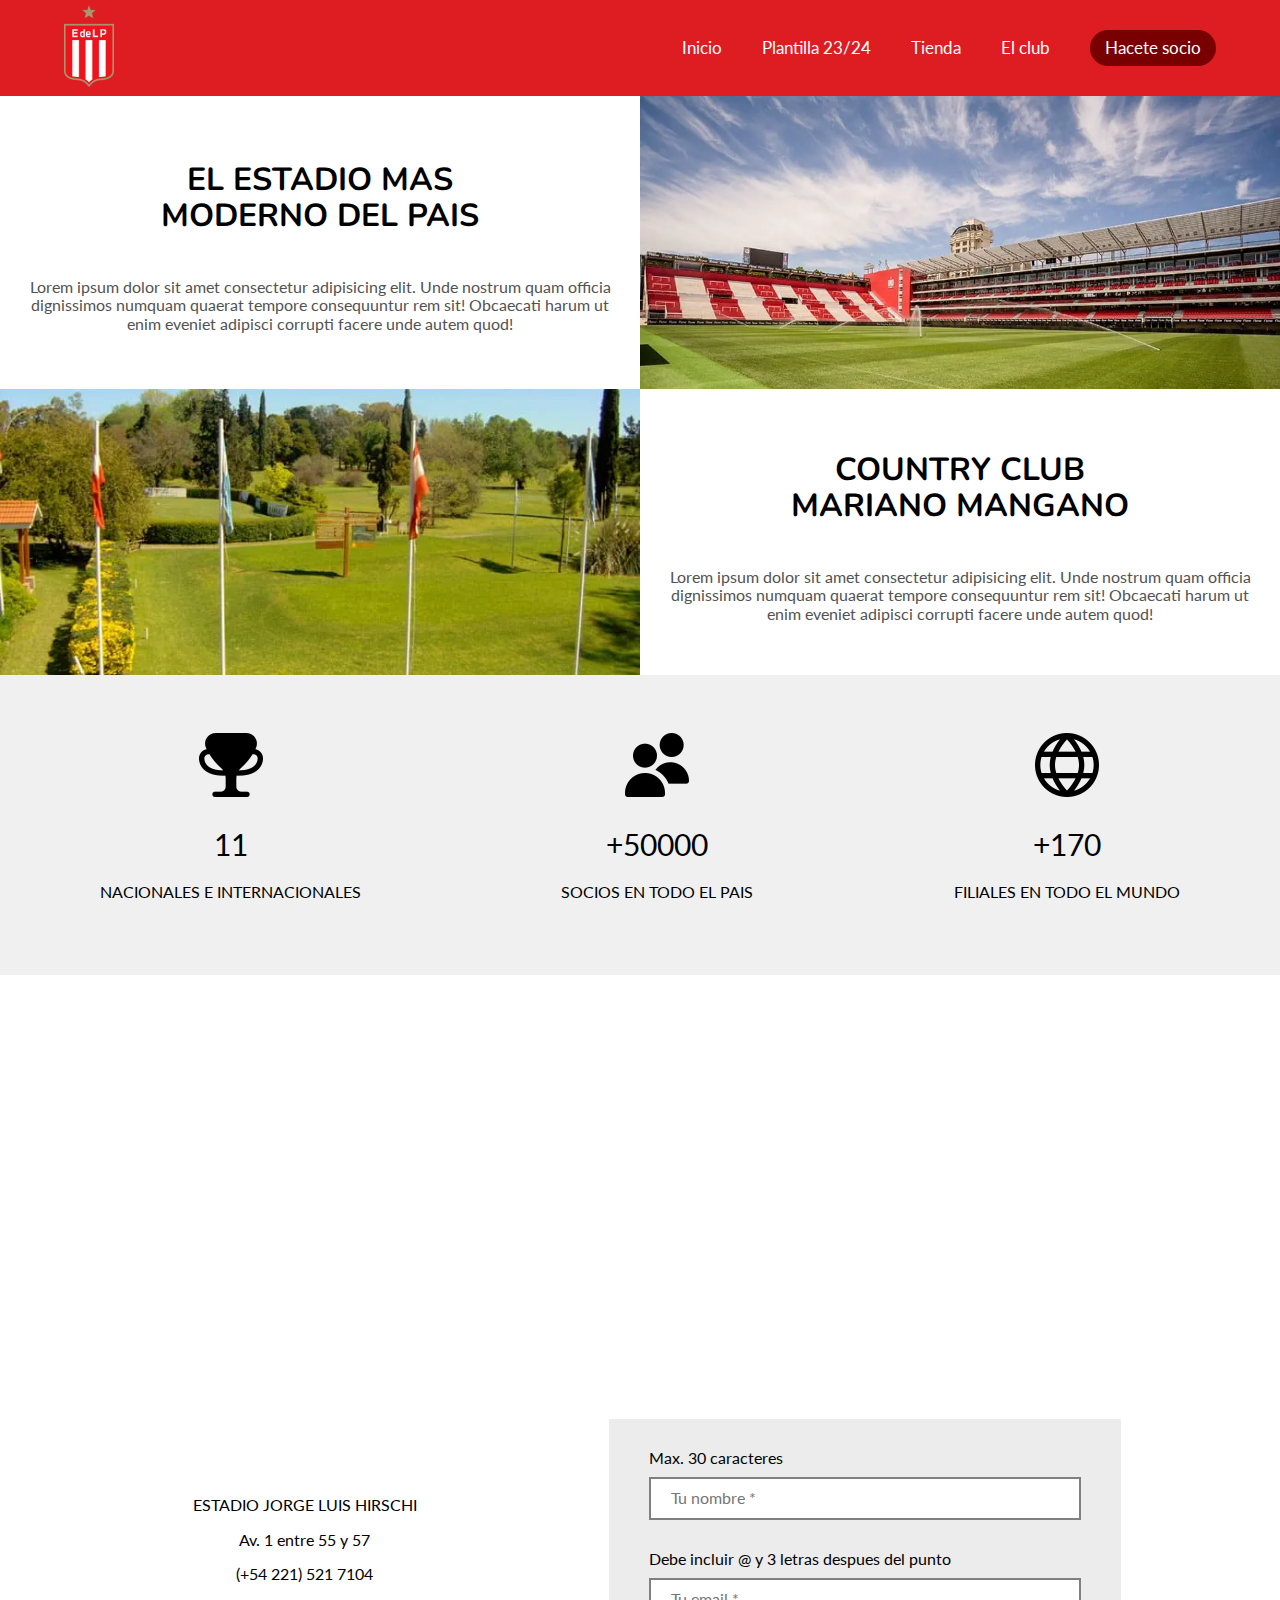
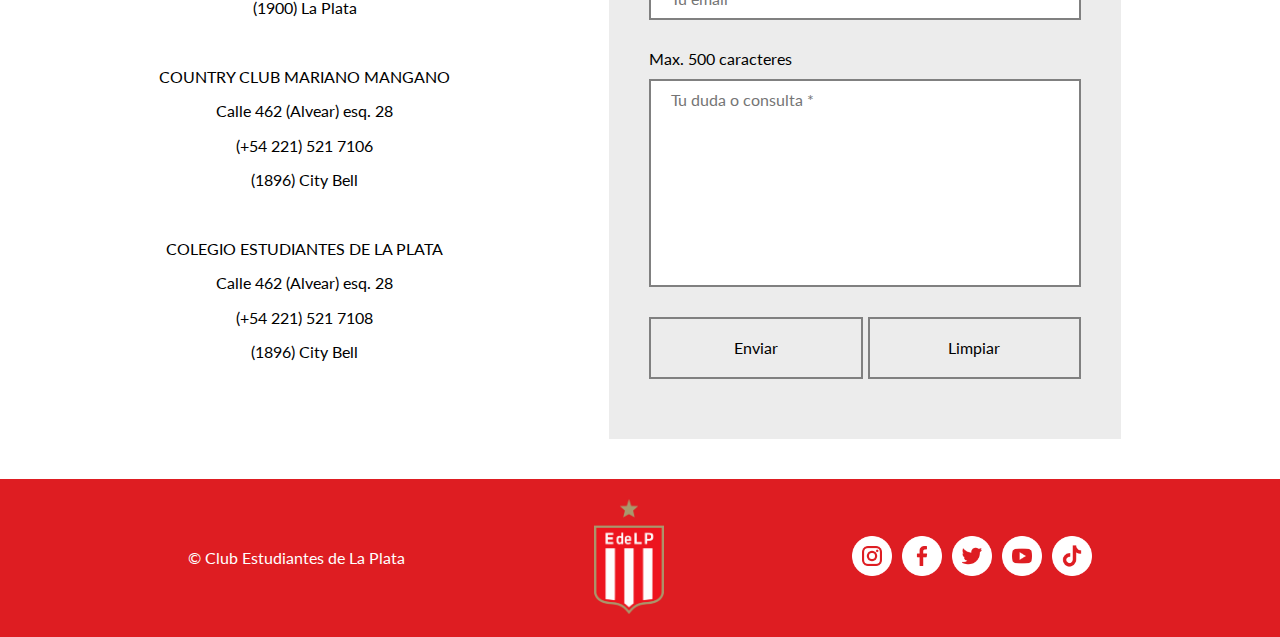
<file: pages/elclub.html>
<!DOCTYPE html>
<html lang="es">
<head>
    <meta charset="UTF-8">
    <meta name="viewport" content="width=device-width, initial-scale=1.0">
    <title>El club | Estudiantes de La Plata</title>
    <meta name="description" content="Informacion oficial del club Estudiantes de La Plata">

    <link rel="shortcut icon" href="../img/favicon.png" type="image/x-icon">
    <link rel="icon" href="../img/favicon.png" type="image/x-icon">
    <link rel="stylesheet" href="../css/normalize.css" type="text/css">
    <link rel="stylesheet" href="../css/elclub.css" type="text/css">
    <link rel="stylesheet" href="../css/responsive.css" type="text/css">
</head>
<body>
    
    <header class="header">
        <div class="logo">
            <img src="../img/logo-edlp.webp" alt="Logo del club." width="50px">
        </div>
        <nav class="navbar">
            <ul class="nav-links">
                <li><a href="../index.html">Inicio</a></li>
                <li><a href="plantilla.html">Plantilla 23/24</a></li>
                <li><a href="tienda.html">Tienda</a></li>
                <li><a href="#">El club</a></li>
                <li><a href="socio.html"><button>Hacete socio</button></a></li>
            </ul>
        </nav>
    </header>

    <main>
        <section id="elclub-section-1">
            <div>
                <h2>EL ESTADIO MAS <br>MODERNO DEL PAIS</h2>
                <p>Lorem ipsum dolor sit amet consectetur adipisicing elit. Unde nostrum quam officia dignissimos numquam quaerat tempore consequuntur rem sit! Obcaecati harum ut enim eveniet adipisci corrupti facere unde autem quod!</p>
            </div>
            <img src="../img/estadio-uno.webp" alt="Estadio Uno" width="50%">
        </section>

        <section id="elclub-section-2">
            <img src="../img/country.webp" alt="Country del club" width="50%">
            <div>
                <h2>COUNTRY CLUB <br>MARIANO MANGANO</h2>
                <p>Lorem ipsum dolor sit amet consectetur adipisicing elit. Unde nostrum quam officia dignissimos numquam quaerat tempore consequuntur rem sit! Obcaecati harum ut enim eveniet adipisci corrupti facere unde autem quod!</p>
            </div>
        </section>

        <section id="elclub-section-3">
            <div class="info-trofeos">
                <img src="../img/trofeo.webp" alt="trofeo icono">
                <p class="info-numeros">11</p>
                <p class="info-palabra">NACIONALES E INTERNACIONALES</p>
            </div>
            <div class="info-socios">
                <img src="../img/usuarios.webp" alt="socio icono">
                <p class="info-numeros">+50000</p>
                <p class="info-palabra">SOCIOS EN TODO EL PAIS</p>
            </div>
            <div class="info-filiales">
                <img src="../img/globo.webp" alt="mundo icono">
                <p class="info-numeros">+170</p>
                <p class="info-palabra">FILIALES EN TODO EL MUNDO</p>
            </div>
        </section>

        <iframe src="https://www.google.com/maps/embed?pb=!1m18!1m12!1m3!1d3271.785309476467!2d-57.94154682475453!3d-34.911836873834986!2m3!1f0!2f0!3f0!3m2!1i1024!2i768!4f13.1!3m3!1m2!1s0x95a2e61621b73869%3A0x32c529fe42daaa5d!2sEstadio%20UNO%20Jorge%20Luis%20Hirschi!5e0!3m2!1ses!2sar!4v1698218275507!5m2!1ses!2sar" width="100%" height="400" style="border:0;" allowfullscreen="" loading="lazy" referrerpolicy="no-referrer-when-downgrade" title="Mapa del estadio Uno"></iframe>

        <section id="elclub-section-5">
            <div class="form-info">
                <p>ESTADIO JORGE LUIS HIRSCHI</p>
                <p>Av. 1 entre 55 y 57</p>
                <p>(+54 221) 521 7104</p>
                <p>(1900) La Plata</p>
                <br>
                <p>COUNTRY CLUB MARIANO MANGANO</p>
                <p>Calle 462 (Alvear) esq. 28</p>
                <p>(+54 221) 521 7106</p>
                <p>(1896) City Bell</p>
                <br>
                <p>COLEGIO ESTUDIANTES DE LA PLATA</p>
                <p>Calle 462 (Alvear) esq. 28</p>
                <p>(+54 221) 521 7108</p>
                <p>(1896) City Bell</p>
            </div>
            <div class="form">
                <form id="formulario" onsubmit="return validar()">
                    <span class="span_nombre">Max. 30 caracteres</span>
                    <input id="form_nombre" type="text" placeholder="Tu nombre *">

                    <span class="span_email">Debe incluir @ y 3 letras despues del punto</span>
                    <input id="form_email" type="text" placeholder="Tu email *">

                    <span class="span_txt">Max. 500 caracteres</span>
                    <textarea id="form_txt" cols="30" rows="10" placeholder="Tu duda o consulta *"></textarea>
                    
                    <div class="btns">
                        <button class="btnEnviar" type="submit">Enviar</button>
                        <button class="btnReset" type="reset">Limpiar</button>
                    </div>
                    
                    <div class="errores">

                    </div>
                </form>
            </div>
        </section>
    </main>

    <footer class="footer">
        <div>
            <p>&copy Club Estudiantes de La Plata</p>
        </div>
        <div>
            <img src="../img/logo-edlp.webp" alt="" width="70px">
        </div>
        <div class="footer-logos">
            <div>
                <a href="https://www.instagram.com/edelpoficial/" target="_blank" rel="noopener noreferrer"><img src="../img/instagram.webp" alt="Instagram" width="40px"></a>
                <a href="https://www.facebook.com/EdelpOficial" target="_blank" rel="noopener noreferrer"><img src="../img/facebook.webp" alt="Facebook" width="40px"></a>
                <a href="https://twitter.com/EdelpOficial" target="_blank" rel="noopener noreferrer"><img src="../img/twitter.webp" alt="Twitter" width="40px"></a>
                <a href="https://www.youtube.com/@EdelpOficial" target="_blank" rel="noopener noreferrer"><img src="../img/youtube.webp" alt="YouTube" width="40px"></a>
                <a href="https://www.tiktok.com/@edelpoficial?lang=es" target="_blank" rel="noopener noreferrer"><img src="../img/tik-tok.webp" alt="TikTok" width="40px"></a>
            </div>
            
        </div>
    </footer>

    <script src="../scripts/validar-form.js"></script>
</body>
</html>
</file>
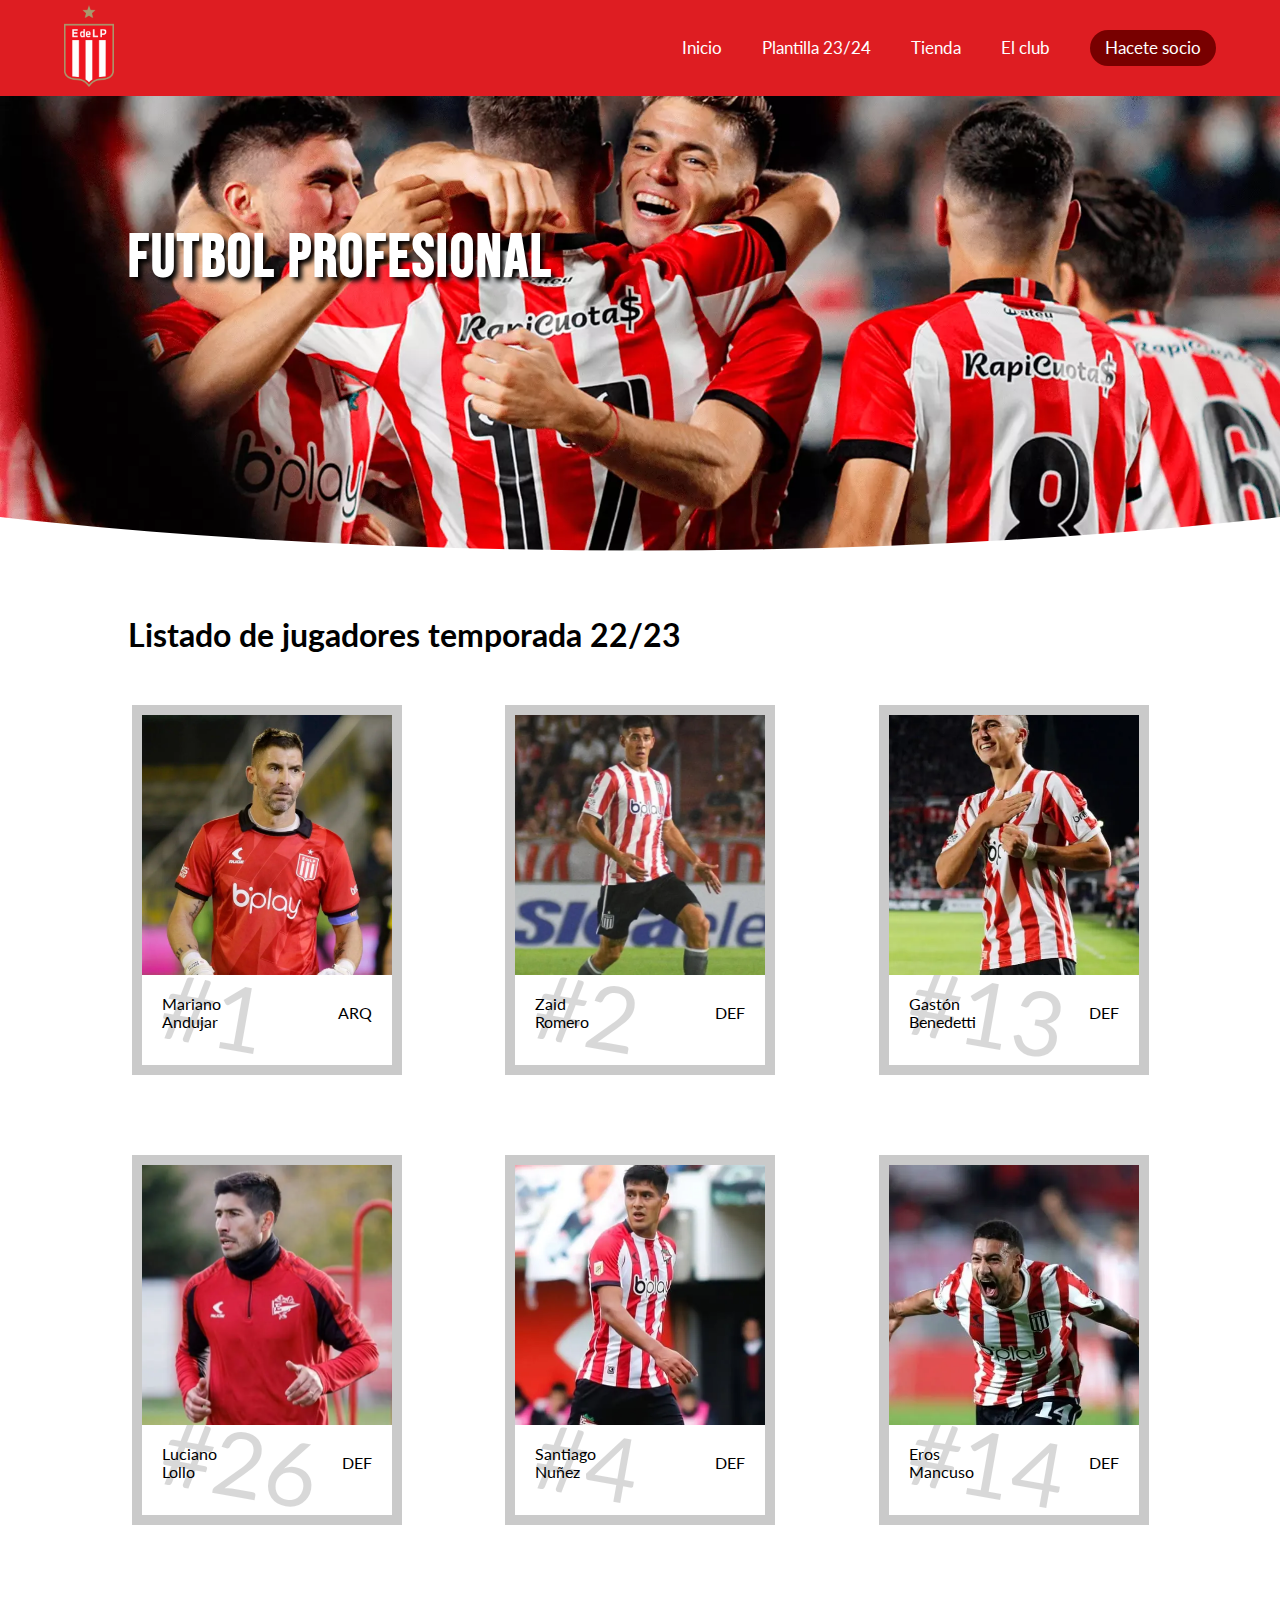
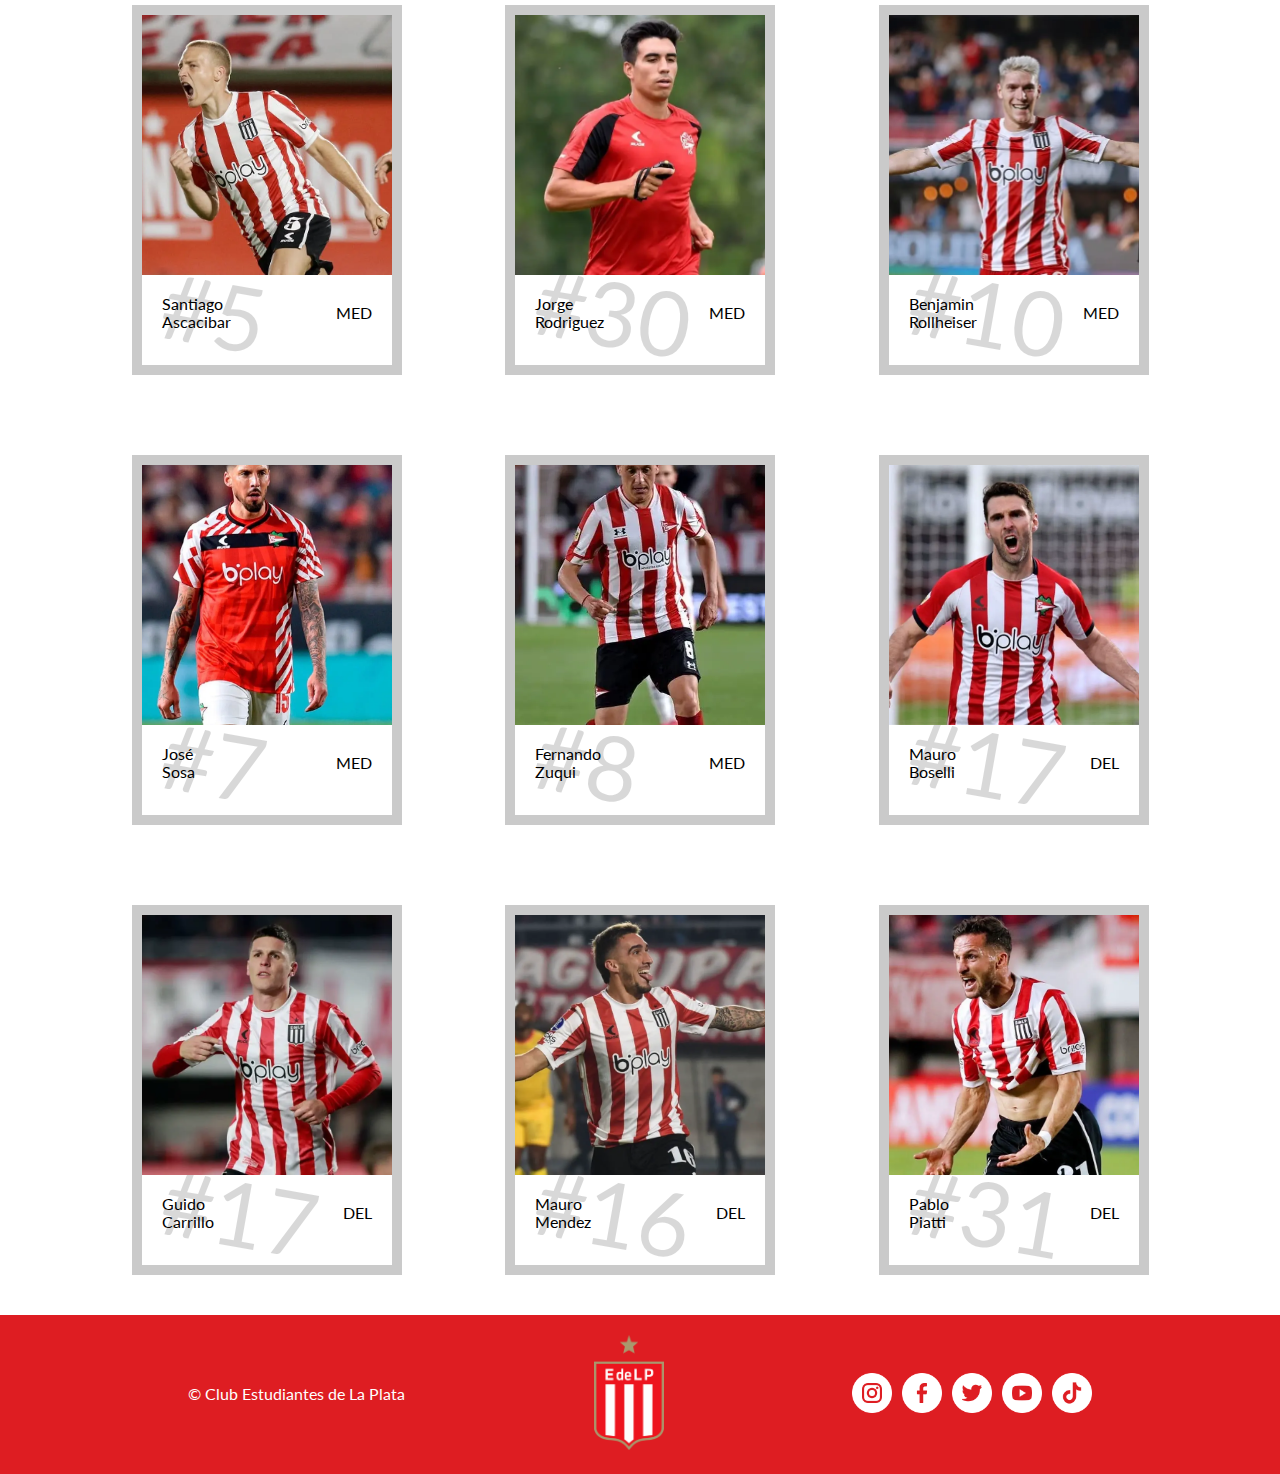
<file: pages/plantilla.html>
<!DOCTYPE html>
<html lang="es">
<head>
    <meta charset="UTF-8">
    <meta name="viewport" content="width=device-width, initial-scale=1.0">
    <title>Plantilla | Estudiantes de La Plata</title>
    <meta name="description" content="Plantilla temporada 23/24 Estudiantes de La Plata">

    <link rel="shortcut icon" href="../img/favicon.png" type="image/x-icon">
    <link rel="icon" href="../img/favicon.png" type="image/x-icon">
    <link rel="stylesheet" href="../css/normalize.css" type="text/css">
    <link rel="stylesheet" href="../css/plantilla.css" type="text/css">
    <link rel="stylesheet" href="../css/responsive.css" type="text/css">
</head>
<body>

    <header class="header">
        <div class="logo">
            <img src="../img/logo-edlp.webp" alt="Logo del club." width="50px">
        </div>
        <nav class="navbar">
            <ul class="nav-links">
                <li><a href="../index.html">Inicio</a></li>
                <li><a href="#">Plantilla 23/24</a></li>
                <li><a href="tienda.html">Tienda</a></li>
                <li><a href="elclub.html">El club</a></li>
                <li><a href="socio.html"><button>Hacete socio</button></a></li>
            </ul>
        </nav>
    </header>

    <main>
        <section id="plantilla-section-1">
            <img class="imagen-equipo" src="../img/equipo-edlp.webp" alt="Equipo actual temporada 22/23" width="100%" height="500px">
            <h1 class="plantilla-s1-titulo">FUTBOL PROFESIONAL</h1>
        </section>

        <section id="plantilla-section-2">
            <h1>Listado de jugadores temporada 22/23</h1>

            <div class="seccion-jugadores">
                <div class="card-jugador">
                    <img src="../img/mariano-andujar.webp" alt="Mariano Andujar" height="260px" width="100%">
                    <div class="descripcion">
                        <span>#1</span>
                        <p>Mariano <br>Andujar</p>
                        <p>ARQ</p>
                    </div>
                </div>

                <div class="card-jugador">
                    <img src="../img/zaid-romero.webp" alt="Zaid Romero" height="260px" width="100%">
                    <div class="descripcion">
                        <span>#2</span>
                        <p>Zaid <br>Romero</p>
                        <p>DEF</p>
                    </div>
                </div>

                <div class="card-jugador">
                    <img src="../img/gaston-benedetti.webp" alt="Gastón Benedetti" height="260px" width="100%">
                    <div class="descripcion">
                        <span>#13</span>
                        <p>Gastón <br>Benedetti</p>
                        <p>DEF</p>
                    </div>
                </div>

                <div class="card-jugador">
                    <img src="../img/luciano-lollo.webp" alt="Luciano Lollo" height="260px" width="100%">
                    <div class="descripcion">
                        <span>#26</span>
                        <p>Luciano <br>Lollo</p>
                        <p>DEF</p>
                    </div>
                </div>

                <div class="card-jugador">
                    <img src="../img/santiago-nuñez.webp" alt="Santiago Nuñez" height="260px" width="100%">
                    <div class="descripcion">
                        <span>#4</span>
                        <p>Santiago <br>Nuñez</p>
                        <p>DEF</p>
                    </div>
                </div>

                <div class="card-jugador">
                    <img src="../img/eros-mancuso.webp" alt="Eros Mancuso" height="260px" width="100%">
                    <div class="descripcion">
                        <span>#14</span>
                        <p>Eros <br>Mancuso</p>
                        <p>DEF</p>
                    </div>
                </div>

                <div class="card-jugador">
                    <img src="../img/santiago-ascacibar.webp" alt="Santiago Ascacibar" height="260px" width="100%">
                    <div class="descripcion">
                        <span>#5</span>
                        <p>Santiago <br>Ascacibar</p>
                        <p>MED</p>
                    </div>
                </div>

                <div class="card-jugador">
                    <img src="../img/jorge-rodriguez.webp" alt="Jorge Rodriguez" height="260px" width="100%">
                    <div class="descripcion">
                        <span>#30</span>
                        <p>Jorge <br>Rodriguez</p>
                        <p>MED</p>
                    </div>
                </div>

                <div class="card-jugador">
                    <img src="../img/benjamin-rollheiser.webp" alt="Benjamin Rollheiser" height="260px" width="100%">
                    <div class="descripcion">
                        <span>#10</span>
                        <p>Benjamin <br>Rollheiser</p>
                        <p>MED</p>
                    </div>
                </div>

                <div class="card-jugador">
                    <img src="../img/jose-sosa.webp" alt="Jose Sosa" height="260px" width="100%">
                    <div class="descripcion">
                        <span>#7</span>
                        <p>José <br>Sosa</p>
                        <p>MED</p>
                    </div>
                </div>

                <div class="card-jugador">
                    <img src="../img/fernando-zuqui.webp" alt="Fernando Zuqui" height="260px" width="100%">
                    <div class="descripcion">
                        <span>#8</span>
                        <p>Fernando <br>Zuqui</p>
                        <p>MED</p>
                    </div>
                </div>

                <div class="card-jugador">
                    <img src="../img/mauro-boselli.webp" alt="Mauro Boselli" height="260px" width="100%">
                    <div class="descripcion">
                        <span>#17</span>
                        <p>Mauro <br>Boselli</p>
                        <p>DEL</p>
                    </div>
                </div>

                <div class="card-jugador">
                    <img src="../img/guido-carrillo.webp" alt="Guido Carrillo" height="260px" width="100%">
                    <div class="descripcion">
                        <span>#17</span>
                        <p>Guido <br>Carrillo</p>
                        <p>DEL</p>
                    </div>
                </div>

                <div class="card-jugador">
                    <img src="../img/mauro-mendez.webp" alt="Mauro Mendez" height="260px" width="100%">
                    <div class="descripcion">
                        <span>#16</span>
                        <p>Mauro <br>Mendez</p>
                        <p>DEL</p>
                    </div>
                </div>

                <div class="card-jugador">
                    <img src="../img/pablo-piatti.webp" alt="Pablo Piatti" height="260px" width="100%">
                    <div class="descripcion">
                        <span>#31</span>
                        <p>Pablo <br>Piatti</p>
                        <p>DEL</p>
                    </div>
                </div>

        </section>
    </main>

    <footer class="footer">
        <div>
            <p>&copy Club Estudiantes de La Plata</p>
        </div>
        <div>
            <img src="../img/logo-edlp.webp" alt="Logo de Estudiantes de La Plata" width="70px">
        </div>
        <div class="footer-logos">
            <div>
                <a href="https://www.instagram.com/edelpoficial/" target="_blank" rel="noopener noreferrer"><img src="../img/instagram.webp" alt="Instagram" width="40px"></a>
                <a href="https://www.facebook.com/EdelpOficial" target="_blank" rel="noopener noreferrer"><img src="../img/facebook.webp" alt="Facebook" width="40px"></a>
                <a href="https://twitter.com/EdelpOficial" target="_blank" rel="noopener noreferrer"><img src="../img/twitter.webp" alt="Twitter" width="40px"></a>
                <a href="https://www.youtube.com/@EdelpOficial" target="_blank" rel="noopener noreferrer"><img src="../img/youtube.webp" alt="YouTube" width="40px"></a>
                <a href="https://www.tiktok.com/@edelpoficial?lang=es" target="_blank" rel="noopener noreferrer"><img src="../img/tik-tok.webp" alt="TikTok" width="40px"></a>
            </div>
            
        </div>
    </footer>
</body>
</html>
</file>
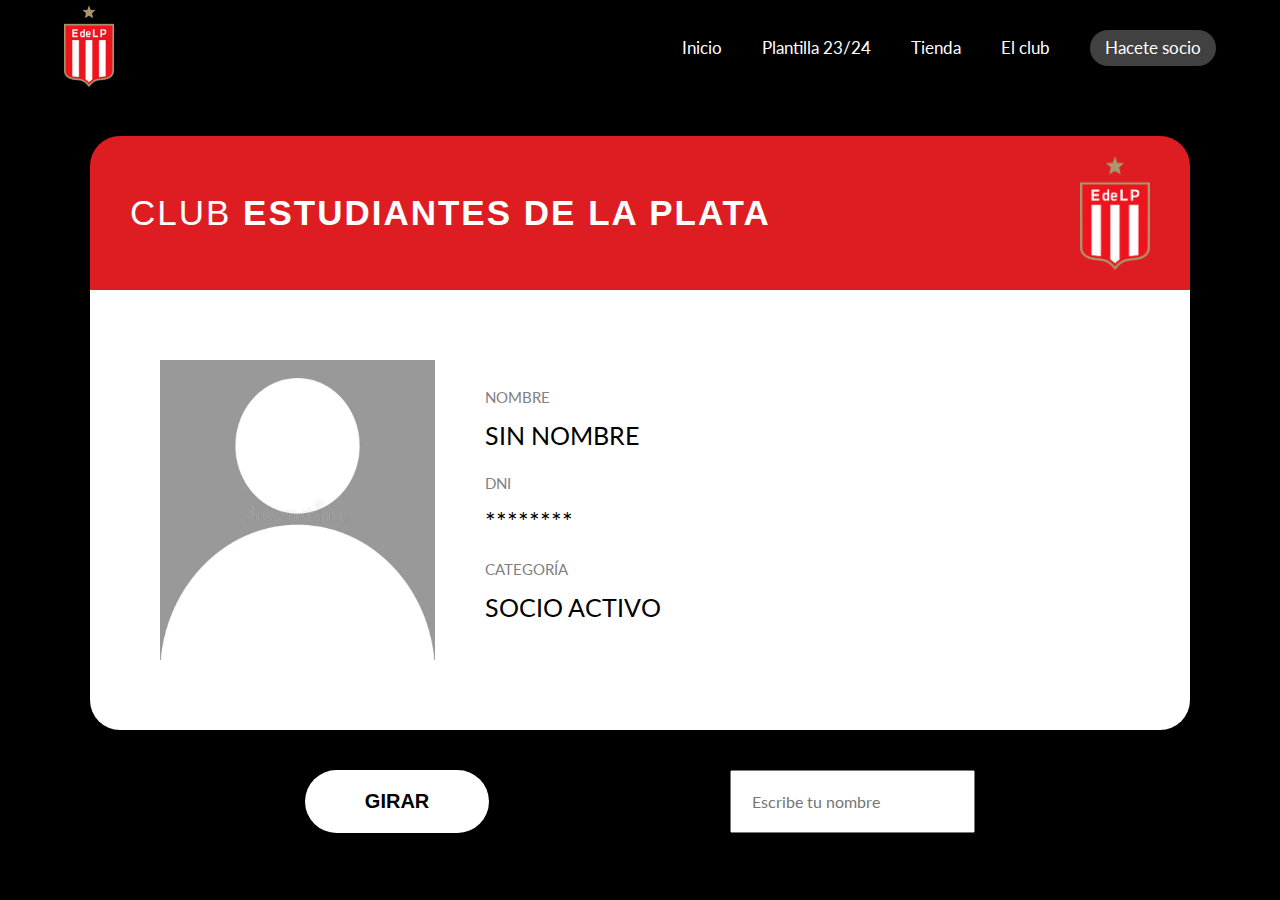
<file: pages/socio.html>
<!DOCTYPE html>
<html lang="es">
<head>
    <meta charset="UTF-8">
    <meta name="viewport" content="width=device-width, initial-scale=1.0">
    <title>Hacete socio | Estudiantes de La Plata</title>
    <meta name="description" content="Pagina oficial de socio de Estudiantes de La Plata">

    <link rel="shortcut icon" href="../img/favicon.png" type="image/x-icon">
    <link rel="icon" href="../img/favicon.png" type="image/x-icon">
    <link rel="stylesheet" href="../css/normalize.css" type="text/css">
    <link rel="stylesheet" href="../css/socio.css" type="text/css">
    <link rel="stylesheet" href="../css/responsive.css" type="text/css">
</head>
<body>
    <header class="header">
        <div class="logo">
            <img src="../img/logo-edlp.webp" alt="Logo de Ruge." width="50px">
        </div>
        <nav class="navbar">
            <ul class="nav-links">
                <li><a href="../index.html">Inicio</a></li>
                <li><a href="plantilla.html">Plantilla 23/24</a></li>
                <li><a href="tienda.html">Tienda</a></li>
                <li><a href="elclub.html">El club</a></li>
                <li><a href="#"><button>Hacete socio</button></a></li>
            </ul>
        </nav>
    </header>
    
    <main>
        <div class="carnet-socio">
            <div class="carnet-arriba">
                <p>CLUB <span>ESTUDIANTES DE LA PLATA</span></p>
                <img src="../img/logo-edlp.webp" alt="Logo Estudiantes" width="70px">
            </div>
            <div class="carnet-abajo">
                <img src="../img/perfil-default.webp" alt="Foto carnet" width="275px" height="300px">
                <div class="info-carnet">
                    <p class="titulo-carnet">NOMBRE</p>
                    <p class="dato-carnet nombre-carnet">SIN NOMBRE</p>
                    <p class="titulo-carnet">DNI</p>
                    <p class="dato-carnet">********</p>
                    <p class="titulo-carnet">CATEGORÍA</p>
                    <p class="dato-carnet">SOCIO ACTIVO</p>
                </div>
            </div>
        </div>
        <div class="carnet-dorso">
            <img src="../img/logo-edlp.webp" alt="Logo Estudiantes" width="100px">
            <p>CARNET DE SOCIO</p>
            <p class="nro-carnet">#54984</p>
        </div>

        <div class="botones">
            <button class="girar">GIRAR</button>
            <input class="escribir-nombre" type="text" placeholder="Escribe tu nombre" maxlength="30">
        </div>
    </main>

    <script src="../scripts/girar.js"></script>
    <script src="../scripts/escribir-nombre.js"></script>
</body>
</html>
</file>
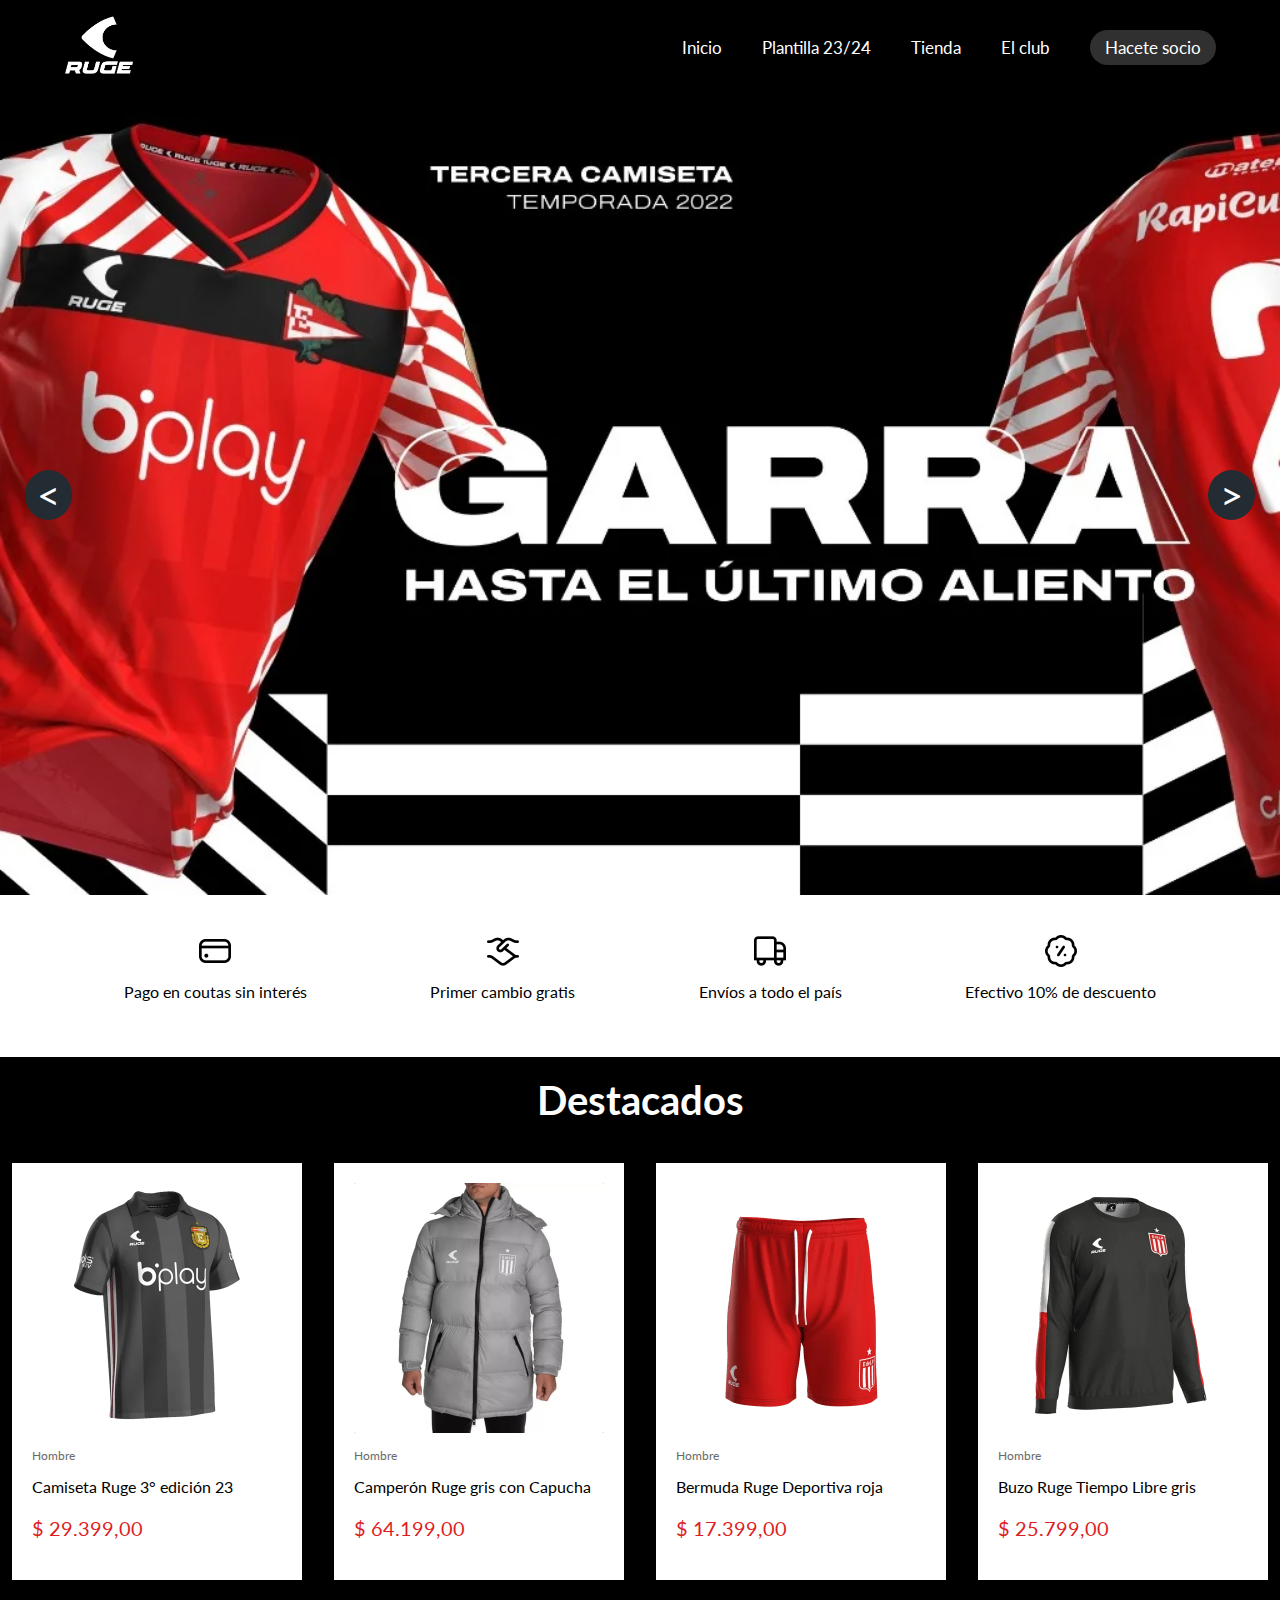
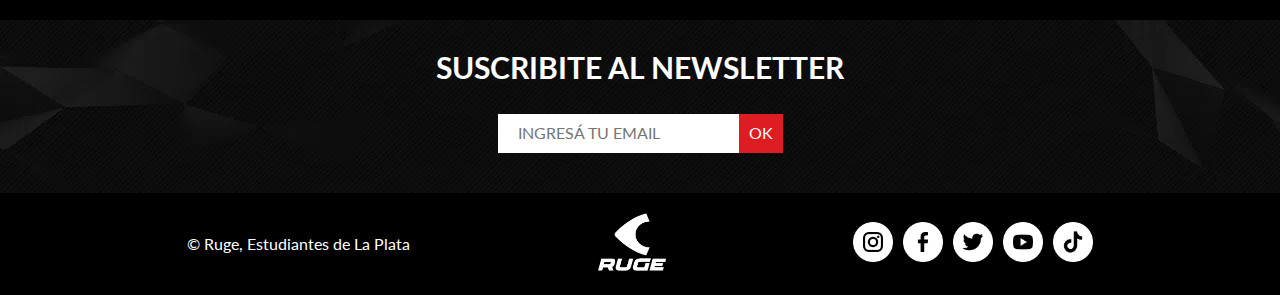
<file: pages/tienda.html>
<!DOCTYPE html>
<html lang="es">
    <head>
        <meta charset="UTF-8">
        <meta name="viewport" content="width=device-width, initial-scale=1.0">
        <title>Tienda | Estudiantes de La Plata</title>
        <meta name="description" content="Tienda oficial Ruge de Estudiantes de La Plata">
    
        <link rel="shortcut icon" href="../img/favicon.png" type="image/x-icon">
        <link rel="icon" href="../img/favicon.png" type="image/x-icon">
        <link rel="stylesheet" href="../css/normalize.css" type="text/css">
        <link rel="stylesheet" href="../css/tienda.css" type="text/css">
        <link rel="stylesheet" href="../css/responsive.css" type="text/css">
    </head>
<body>
    <header class="header">
        <div class="logo">
            <img src="../img/ruge.webp" alt="Logo de Ruge." width="70px">
        </div>
        <nav class="navbar">
            <ul class="nav-links">
                <li><a href="../index.html">Inicio</a></li>
                <li><a href="plantilla.html">Plantilla 23/24</a></li>
                <li><a href="#">Tienda</a></li>
                <li><a href="elclub.html">El club</a></li>
                <li><a href="socio.html"><button>Hacete socio</button></a></li>
            </ul>
        </nav>
    </header>

    <main>
        <section id="tienda-section-1">
            <button class="btnIzq"><</button>
            <button class="btnDer">></button>
        </section>

        <section id="tienda-section-2">
            <div>
                <img src="../img/tarjeta-de-credito.webp" alt="tarjeta de credito">
                <p>Pago en coutas sin interés</p>
            </div>
            <div>
                <img src="../img/apreton-de-manos.webp" alt="cambio gratis">
                <p>Primer cambio gratis</p>
            </div>
            <div>
                <img src="../img/lado-del-camion.webp" alt="camion">
                <p>Envíos a todo el país</p>
            </div>
            <div>
                <img src="../img/insignia-porcentaje.webp" alt="descuento">
                <p>Efectivo 10% de descuento</p>
            </div>
        </section>

        <section id="tienda-section-3">
            <h3>Destacados</h3>
            <div class="seccion-tienda">
                <div class="articulo">
                    <img src="../img/articulo1.webp" alt="camiseta ruge" width="250px">
                    <p class="sexo">Hombre</p>
                    <p>Camiseta Ruge 3° edición 23</p>
                    <p class="precio">$ 29.399,00</p>
                </div>

                <div class="articulo">
                    <img src="../img/articulo2.webp" alt="camperon ruge" width="250px">
                    <p class="sexo">Hombre</p>
                    <p>Camperón Ruge gris con Capucha</p>
                    <p class="precio">$ 64.199,00</p>
                </div>

                <div class="articulo">
                    <img src="../img/articulo3.webp" alt="bermuda ruge" width="250px">
                    <p class="sexo">Hombre</p>
                    <p>Bermuda Ruge Deportiva roja</p>
                    <p class="precio">$ 17.399,00</p>
                </div>

                <div class="articulo">
                    <img src="../img/articulo4.webp" alt="buzo ruge" width="250px">
                    <p class="sexo">Hombre</p>
                    <p>Buzo Ruge Tiempo Libre gris</p>
                    <p class="precio">$ 25.799,00</p>
                </div>

            </div>
        </section>

        <section id="tienda-section-4">
            <h3>SUSCRIBITE AL NEWSLETTER</h3>
            <div>
                <input type="text" placeholder="INGRESÁ TU EMAIL"> <button>OK</button>
            </div>
        </section>
    </main>

    <footer class="footer">
        <div>
            <p>&copy Ruge, Estudiantes de La Plata</p>
        </div>
        <div>
            <img src="../img/ruge.webp" alt="Logo Ruge" width="70px">
        </div>
        <div class="footer-logos">
            <div>
                <a href="https://www.instagram.com/ruge.arg/?hl=es" target="_blank" rel="noopener noreferrer"><img src="../img/instagram.webp" alt="Instagram" width="40px"></a>
                <a href="https://www.facebook.com/ruge.arg/?locale=es_LA" target="_blank" rel="noopener noreferrer"><img src="../img/facebook.webp" alt="Facebook" width="40px"></a>
                <a href="https://twitter.com/ruge_arg?ref_src=twsrc%5Egoogle%7Ctwcamp%5Eserp%7Ctwgr%5Eauthor" target="_blank" rel="noopener noreferrer"><img src="../img/twitter.webp" alt="Twitter" width="40px"></a>
                <a href="https://www.youtube.com/@EdelpOficial" target="_blank" rel="noopener noreferrer"><img src="../img/youtube.webp" alt="YouTube" width="40px"></a>
                <a href="https://www.tiktok.com/@edelpoficial?lang=es" target="_blank" rel="noopener noreferrer"><img src="../img/tik-tok.webp" alt="TikTok" width="40px"></a>
            </div>
            
        </div>
    </footer>
    <script src="../scripts/carrousel-tienda.js"></script>
</body>
</html>
</file>
<file: css/elclub.css>
@import url('https://fonts.googleapis.com/css2?family=Lato:wght@700&display=swap');
@import url('https://fonts.googleapis.com/css2?family=Bebas+Neue&display=swap');
@import url('https://fonts.googleapis.com/css2?family=Nunito:wght@500&display=swap');

body {
    background-color: white;
    font-family: 'Lato', sans-serif;
}

body::-webkit-scrollbar {
    width: 10px;
}

body::-webkit-scrollbar-thumb {
    background-color: #acacac;
}

body::-webkit-scrollbar-thumb:hover {
    background-color: #727272;
}

ul {
    list-style-type: none;
}

a {
    text-decoration: none;
    color: white;
}


/* ----- HEADER ----- */

.header {
    background-color: #de1d22;
    display: flex;
    justify-content: space-between;
    align-items: center;
    padding: 5px 5%;
}

.nav-links {
    display: flex;
    gap: 40px;
    justify-content: center;
    align-items: center;
}

.header .nav-links li {
    font-size: 17px;
    transition: border-bottom 150ms;
}

.header .nav-links li:last-child {
    border-bottom: 0;
}

.header button{
    font-family: 'Lato';
    font-size: 17px;
    color: white;
    background-color: #780000;
    cursor: pointer;
    border: none;
    border-radius: 50px;
    padding: 8px 15px;
    transition: all 400ms;
}

.header button:hover {
    background-color: black;
    transform: scale(1.1);
}


/* ----- MAIN -----*/

#elclub-section-1, #elclub-section-2 {
    display: flex;
    justify-content: space-between;
    align-items: center;
}

#elclub-section-1 > div, #elclub-section-2 > div {
    width: 50%;
    display: flex;
    flex-direction: column;
    align-items: center;
    justify-content: space-evenly;
    text-align: center;
}

#elclub-section-1 h2, #elclub-section-2 h2 {
    font-size: 2em;
    font-family: 'Nunito';
}

#elclub-section-1 p, #elclub-section-2 p {
    padding: 0 20px;
    color: #525252;
}

#elclub-section-3 {
    min-height: 300px;
    background-color: #f0f0f0;
    display: flex;
    justify-content: space-around;
    align-items: center;
}

.info-trofeos, .info-socios, .info-filiales {
    display: flex;
    flex-direction: column;
    justify-content: center;
    align-items: center;
}

input {
    display: block;
}

#elclub-section-5 {
    display: flex;
    justify-content: space-evenly;
    align-items: center;
    padding: 40px 0;
}

.info-numeros {
    font-size: 30px;
    margin-bottom: 5px;
}

.form-info p{
    text-align: center;
}
.form {
    width: 40%;
    padding: 30px 0;
    background-color: #ececec;
}

form {
    display: flex;
    flex-direction: column;
    gap: 30px;
    margin: 0 40px;
}

form input, textarea {
    border: 2px solid gray;
    padding: 10px 20px;
}

textarea {
    resize: none;
}

form div {
    display: flex;
    gap: 5px;
}

form span {
    margin-bottom: -20px;
}

.btns {
    display: flex;
    justify-content: space-between;
}

form button {
    padding: 20px;
    border: 2px solid gray;
    background: none;
    color: black;
    cursor: pointer;
    width: 100%;
}

iframe {
    margin: 0;
    padding: 0;
}

.errores {
    display: flex;
    justify-content: space-between;
}


/* ----- FOOTER -----*/
.footer {
    background-color: #de1d22;
    padding: 20px 0px;
    display: flex;
    justify-content: space-evenly;
    align-items: center;
    color: white;
}

.footer-logos {
    display: flex;
    flex-direction: column;
    align-items: center;
}

.footer-logos div{
    display: flex;
    gap: 10px;
}

.footer-logos a {
    transition: transform 200ms;
}

.footer-logos a:hover {
    transform: scale(1.2);
}
</file>
<file: css/responsive.css>
@media screen and (max-width: 1050px) {
    .nro-carnet {
        padding: 0 20px 0 20px;
    }
}

@media screen and (max-width: 950px) {
    #elclub-section-1 h2, #elclub-section-2 h2 {
        font-size: 1em;
        font-family: 'Nunito';
    }

    #elclub-section-1 p, #elclub-section-2 p {
        padding: 0 10px;
        font-size: 10px;
    }
}

@media screen and (max-width: 750px) {

    .header {
        flex-direction: column;
    }

    .nav-links {
        padding: 0;
    }

    .header .nav-links li {
        font-size: 15px;
    }

    .footer {
        flex-direction: column;
        gap: 20px;
    }

    .partidos {
        flex-direction: column;
        gap: 40px;
        width: 50%;
        margin: 0 auto;
    }

    .section-3 {
        flex-direction: column;
    }

    .fichajes-alta, .fichajes-baja {
        display: flex;
        flex-direction: column;
        align-items: center;
    }

    #elclub-section-1 {
        flex-direction: column;
    }

    #elclub-section-2 {
        flex-direction: column-reverse;
    }

    #elclub-section-1 img, #elclub-section-2 img {
        width: 100%;
    }

    #elclub-section-3 > div {
        flex-direction: column;
        text-align: center;
        justify-content: center;
        margin: 0 auto;
        gap: 40px;
    }

    .logros-internacionales, .logros-nacionales {
        min-width: auto;
        padding: 0 30px;
        font-size: 20px;
    }

    #elclub-section-3 {
        flex-direction: column;
        padding-top: 30px;
    }

    #elclub-section-5 {
        flex-direction: column;
    }

    .form {
        width: 70%;
    }

    .seccion-tienda {
        flex-direction: column;
    }
}

@media screen and (max-width: 530px) {
    .nav-links {
        flex-direction: column;
        gap: 40px;
    }

    .partidos {
        gap: 60px;
    }
}

@media screen and (max-width: 350px) {
    #plantilla-section-1 .plantilla-s1-titulo {
        font-size: 30px;
    }

    .card-jugador span {
        padding: 0px;
    }
}
</file>
<file: css/plantilla.css>
@import url('https://fonts.googleapis.com/css2?family=Lato:wght@700&display=swap');
@import url('https://fonts.googleapis.com/css2?family=Bebas+Neue&family=Lato:wght@700&display=swap');

body {
    background-color: white;
    font-family: 'Lato', sans-serif;
}

body::-webkit-scrollbar {
    width: 10px;
}

body::-webkit-scrollbar-thumb {
    background-color: #acacac;
}

body::-webkit-scrollbar-thumb:hover {
    background-color: #727272;
}

ul {
    list-style-type: none;
}

a {
    text-decoration: none;
    color: white;
}

/* ----- HEADER ----- */

.header {
    background-color: #de1d22;
    display: flex;
    justify-content: space-between;
    align-items: center;
    padding: 5px 5%;
}

.nav-links {
    display: flex;
    gap: 40px;
    justify-content: center;
    align-items: center;
}

.header .nav-links li {
    font-size: 17px;
    transition: border-bottom 150ms;
}

.header .nav-links li:last-child {
    border-bottom: 0;
}

.header button{
    font-family: 'Lato';
    font-size: 17px;
    color: white;
    background-color: rgb(120, 0, 0);
    cursor: pointer;
    border: none;
    border-radius: 50px;
    padding: 8px 15px;
    transition: all 400ms;
}

.header button:hover {
    background-color: black;
    transform: scale(1.1);
}

/* ----- MAIN ----- */

#plantilla-section-1 {
    height: 500px;
}

#plantilla-section-1 .imagen-equipo {
    position: absolute;
    object-fit: cover;
    clip-path: ellipse(100% 50% at 50% 41%);
}

#plantilla-section-1 .plantilla-s1-titulo {
    position: relative;
    color: white;
    margin: 0;
    font-family: 'Bebas Neue';
    font-size: 60px;
    padding: 10%;
    letter-spacing: 2px;
    text-shadow: 4px 4px 5px black;
}

#plantilla-section-2 {
    padding: 0 0 40px 0;
}

#plantilla-section-2 h1 {
    padding: 0 0 30px 10%;
}

.seccion-jugadores {
    padding: 0 10%;
    display: flex;
    gap: 80px 100px;
    flex-wrap: wrap;
    justify-content: space-evenly;
}

.card-jugador {
    height: 350px;
    width: 250px;
    border: 10px solid #cacaca;
    transition: all 200ms;
}

.card-jugador img {
    object-fit: cover;
}

.card-jugador span {
    position: absolute;
    opacity: 0.15;
    font-size: 90px;
    z-index: -1;
    margin: 0 auto;
    transform: rotate(10deg);
}

.descripcion {
    display: flex;
    align-items: center;
    justify-content: space-between;
    margin: 0px 20px;
}

.card-jugador:hover {
    transform: scale(1.1);
    box-shadow: 0px 0px 15px black;
}


/* ----- FOOTER -----*/
.footer {
    background-color: #de1d22;
    padding: 20px 0px;
    display: flex;
    justify-content: space-evenly;
    align-items: center;
    color: white;
}

.footer-logos {
    display: flex;
    flex-direction: column;
    align-items: center;
}

.footer-logos div{
    display: flex;
    gap: 10px;
}

.footer-logos a {
    transition: transform 200ms;
}

.footer-logos a:hover {
    transform: scale(1.2);
}
</file>
<file: css/socio.css>
@import url('https://fonts.googleapis.com/css2?family=Lato:wght@700&display=swap');

body {
    background-color: black;
    font-family: 'Lato', sans-serif;
}

body::-webkit-scrollbar {
    width: 10px;
}

body::-webkit-scrollbar-thumb {
    background-color: #acacac;
}

body::-webkit-scrollbar-thumb:hover {
    background-color: #727272;
}

ul {
    list-style-type: none;
}

a {
    text-decoration: none;
    color: white;
}

/* ----- HEADER ----- */

.header {
    background-color: black;
    display: flex;
    justify-content: space-between;
    align-items: center;
    padding: 5px 5%;
}

.nav-links {
    display: flex;
    gap: 40px;
    justify-content: center;
    align-items: center;
}

.header .nav-links li {
    font-size: 17px;
    transition: border-bottom 150ms;
}

.header .nav-links li:last-child {
    border-bottom: 0;
}

.header button{
    font-family: 'Lato';
    font-size: 17px;
    color: white;
    background-color: #414141;
    cursor: pointer;
    border: none;
    border-radius: 50px;
    padding: 8px 15px;
    transition: all 400ms;
}

.header button:hover {
    background-color: #505050;
    transform: scale(1.1);
}

/* ----- MAIN ----- */

.carnet-socio {
    width: 1100px;
    margin: 40px auto;
}

.carnet-arriba {
    background-color: #de1d22;
    display: flex;
    justify-content: space-between;
    align-items: center;
    padding: 0 40px;
    border-radius: 30px 30px 0 0;
}

.carnet-arriba p {
    color: white;
    font-family: sans-serif;
    font-size: 35px;
    align-items: center;
    letter-spacing: 2px;
}

.carnet-arriba span {
    font-weight: bold;
}

.carnet-arriba img {
    padding: 20px 0;
}

.carnet-abajo {
    background-color: white;
    display: flex;
    align-items: center;
    padding: 50px 0 50px 50px;
    font-family: 'Lato';
    border-radius: 0 0 30px 30px;
}

.carnet-abajo img {
    margin: 20px;
}

.info-carnet {
    margin-left: 30px;
}

.titulo-carnet {
    font-size: 15px;
    color: gray;
    margin-bottom: -10px;
}

.dato-carnet {
    font-size: 25px;
}

.nro-carnet {
    color: gray;
    text-align: center;
    font-size: 20px;
    margin-top: -10px;
}

.botones {
    width: 90%;
    margin: 0 auto;
    display: flex;
    justify-content: space-evenly;
    margin-bottom: 30px;
}

.botones button {
    padding: 20px 60px;
    border-radius: 40px;
    border: 0;
    color: black;
    background-color: #ffffff;
    font-size: 20px;
    font-family: sans-serif;
    font-weight: bold;
    cursor: pointer;
}

.botones input {
    padding: 0 20px;
    color: black;
}

.botones input:focus {
    outline: none;
}

.carnet-dorso {
    width: 1100px;
    margin: 40px auto;
    display: flex;
    flex-direction: column;
    align-items: center;
    justify-content: center;
    border-radius: 30px;
    background-image: url(../img/fondo-rojo-blanco.webp);
    background-size: cover;
    display: none;
    min-height: 595px;
}

.carnet-dorso p {
    font-size: 40px;
    color: white;
    font-family: 'Lato';
}
</file>
<file: css/tienda.css>
@import url('https://fonts.googleapis.com/css2?family=Lato:wght@700&display=swap');
@import url('https://fonts.googleapis.com/css2?family=Bebas+Neue&family=Lato:wght@700&display=swap');

body {
    background-color: white;
    font-family: 'Lato', sans-serif;
}

body::-webkit-scrollbar {
    width: 10px;
}

body::-webkit-scrollbar-thumb {
    background-color: #acacac;
}

body::-webkit-scrollbar-thumb:hover {
    background-color: #727272;
}

ul {
    list-style-type: none;
}

a {
    text-decoration: none;
    color: white;
}

/* ----- HEADER ----- */

.header {
    background-color: #000000;
    display: flex;
    justify-content: space-between;
    align-items: center;
    padding: 5px 5%;
}

.header .logo img {
    padding: 11px 0;
}

.nav-links {
    display: flex;
    gap: 40px;
    justify-content: center;
    align-items: center;
}

.header .nav-links li {
    font-size: 17px;
    transition: border-bottom 150ms;
}

.header .nav-links li:last-child {
    border-bottom: 0;
}

.header button{
    font-family: 'Lato';
    font-size: 17px;
    color: white;
    background-color: #303030;
    cursor: pointer;
    border: none;
    border-radius: 50px;
    padding: 8px 15px;
    transition: all 400ms;
}

.header button:hover {
    background-color: #585858;
    transform: scale(1.1);
}
/* -----*/


/* ----- MAIN ----- */

#tienda-section-1 {
    background-image: url(../img/main_ruge.webp);
    height: 800px;
    background-size: cover;
    display: flex;
    justify-content: space-between;
    align-items: center;
}

#tienda-section-1 button {
    border-radius: 50%;
    border: 0;
    cursor: pointer;
    background-color: #232b33;
    color: #ffffff;
    font-size: 40px;
    margin: 0 25px;
    padding: 2px 12px;
    transition: transform 250ms;
}

#tienda-section-1 button:hover {
    transform: scale(1.3);
}

#tienda-section-2 {
    display: flex;
    justify-content: space-evenly;
    align-items: center;
    padding-top: 40px;
}

#tienda-section-2 div {
    display: flex;
    flex-direction: column;
    align-items: center;
    justify-content: center;
}

#tienda-section-3 {
    background-color: #000000;
}

#tienda-section-3 h3 {
    color: white;
    text-align: center;
    padding-top: 20px;
    font-size: 40px;
}

.seccion-tienda {
    display: flex;
    flex-wrap: wrap;
    justify-content: space-evenly;
    gap: 20px;
    padding-bottom: 40px;
}

.seccion-tienda .articulo {
    background-color: white;
    padding: 20px;
    cursor: pointer;
    transition: transform 150ms;
}

.seccion-tienda .articulo:hover {
    transform: scale(1.1);
}

.sexo {
    color: #6b6b6b;
    font-size: 12px;
}

.precio {
    color: #de1d22;
    font-size: 20px;
}

#tienda-section-4 {
    background-image: url(../img/fondo-newsletter.webp);
    display: flex;
    flex-direction: column;
    justify-content: center;
    align-items: center;
    padding-bottom: 40px;
}

#tienda-section-4 h3 {
    color: white;
    font-size: 30px;
    text-align: center;
}

#tienda-section-4 input {
    padding: 10px 20px;
    border: 0;
}

#tienda-section-4 input:focus {
    outline: none;
}

#tienda-section-4 button {
    padding: 10px 10px;
    border: 0;
    background-color: #de1d22;
    color: white;
    cursor: pointer;
    margin-left: -4px;
}


/* ----- FOOTER -----*/
.footer {
    background-color: #000000;
    padding: 20px 0px;
    display: flex;
    justify-content: space-evenly;
    align-items: center;
    color: white;
}

.footer-logos {
    display: flex;
    flex-direction: column;
    align-items: center;
}

.footer-logos div{
    display: flex;
    gap: 10px;
}

.footer-logos a {
    transition: transform 200ms;
}

.footer-logos a:hover {
    transform: scale(1.2);
}
</file>
